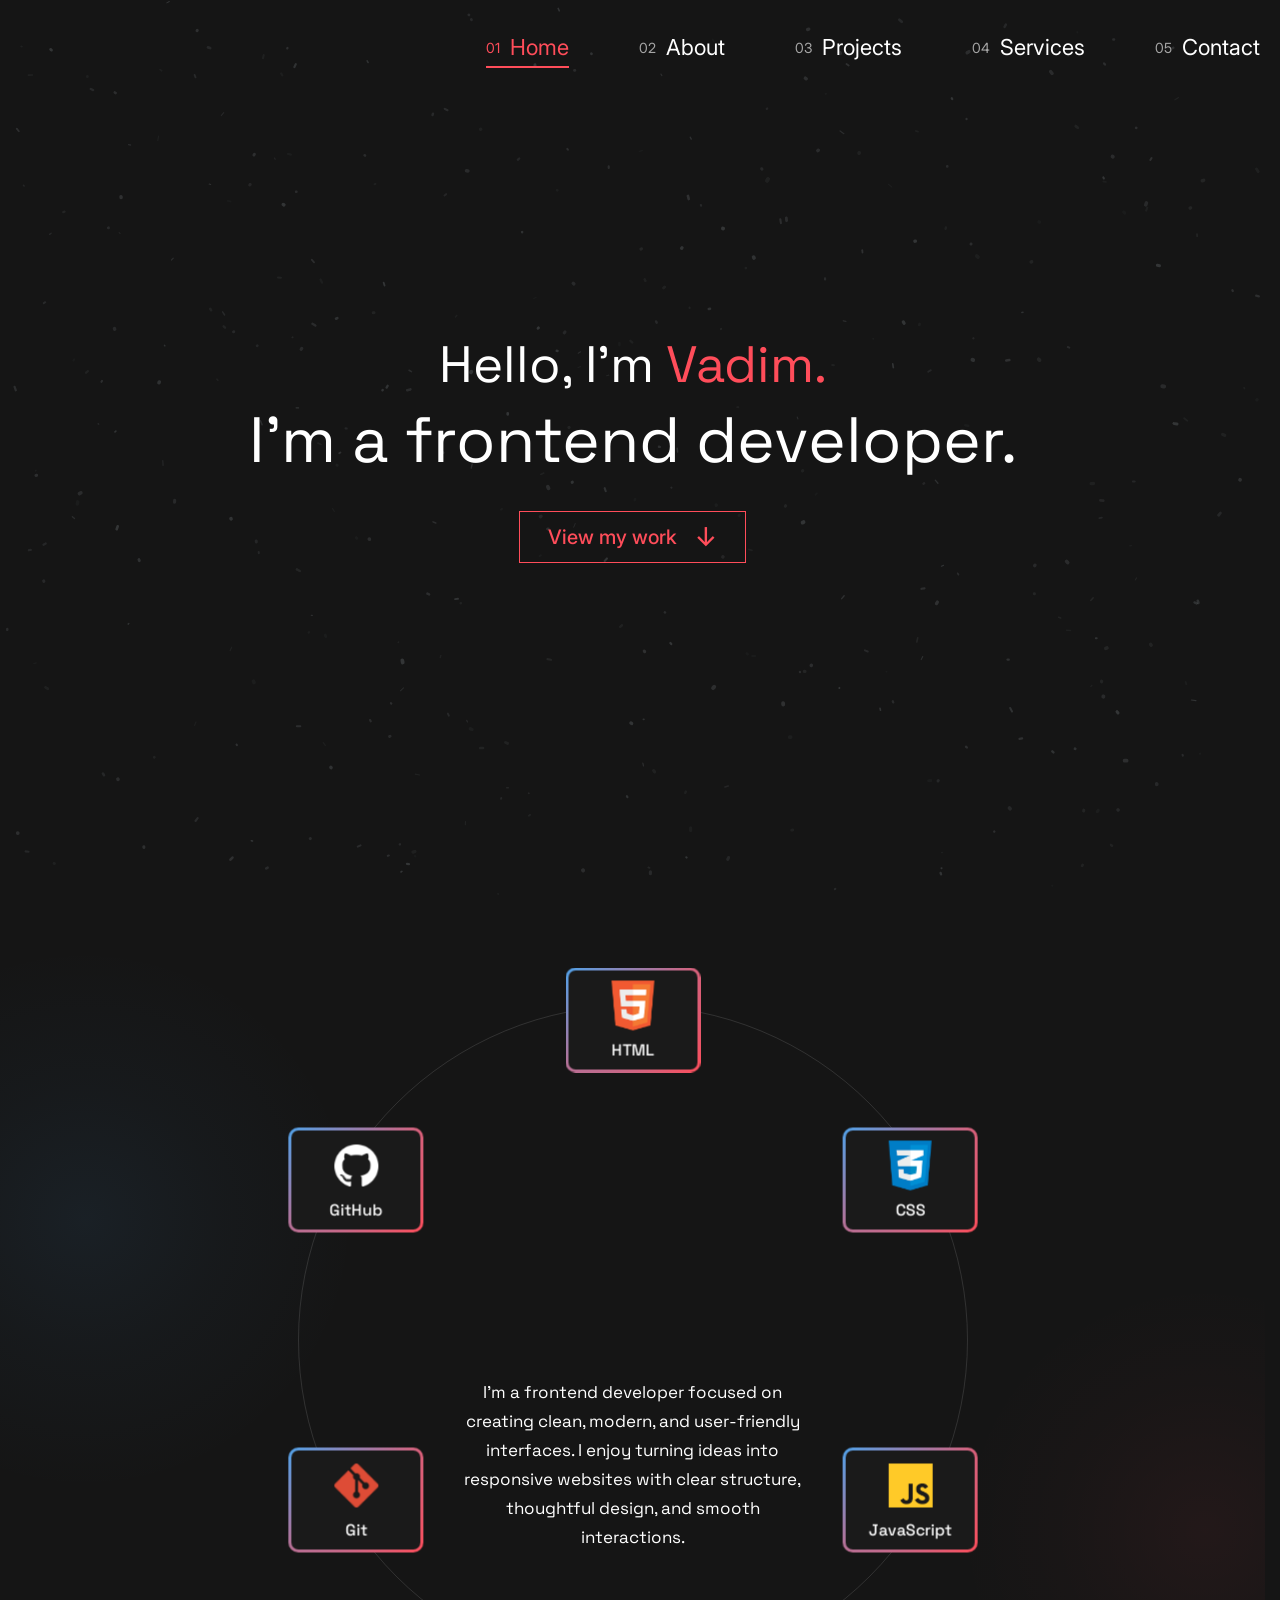
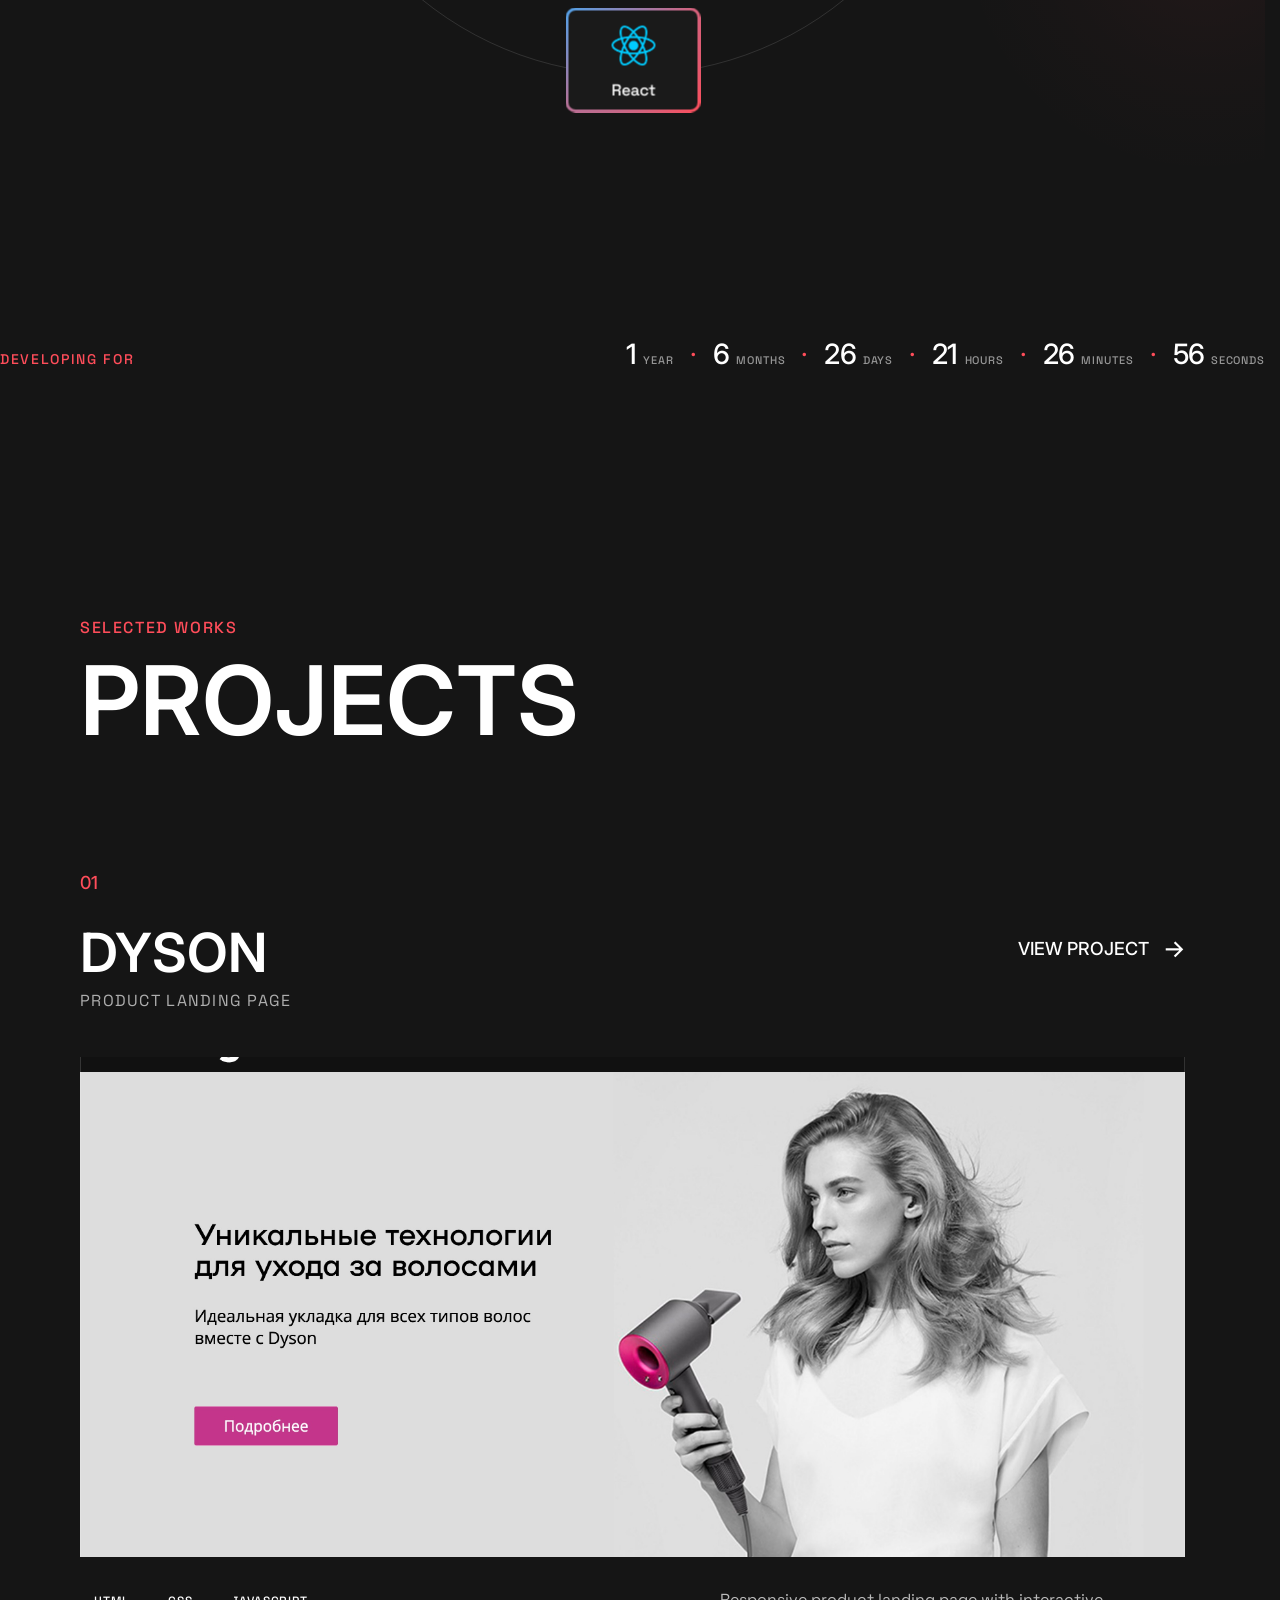
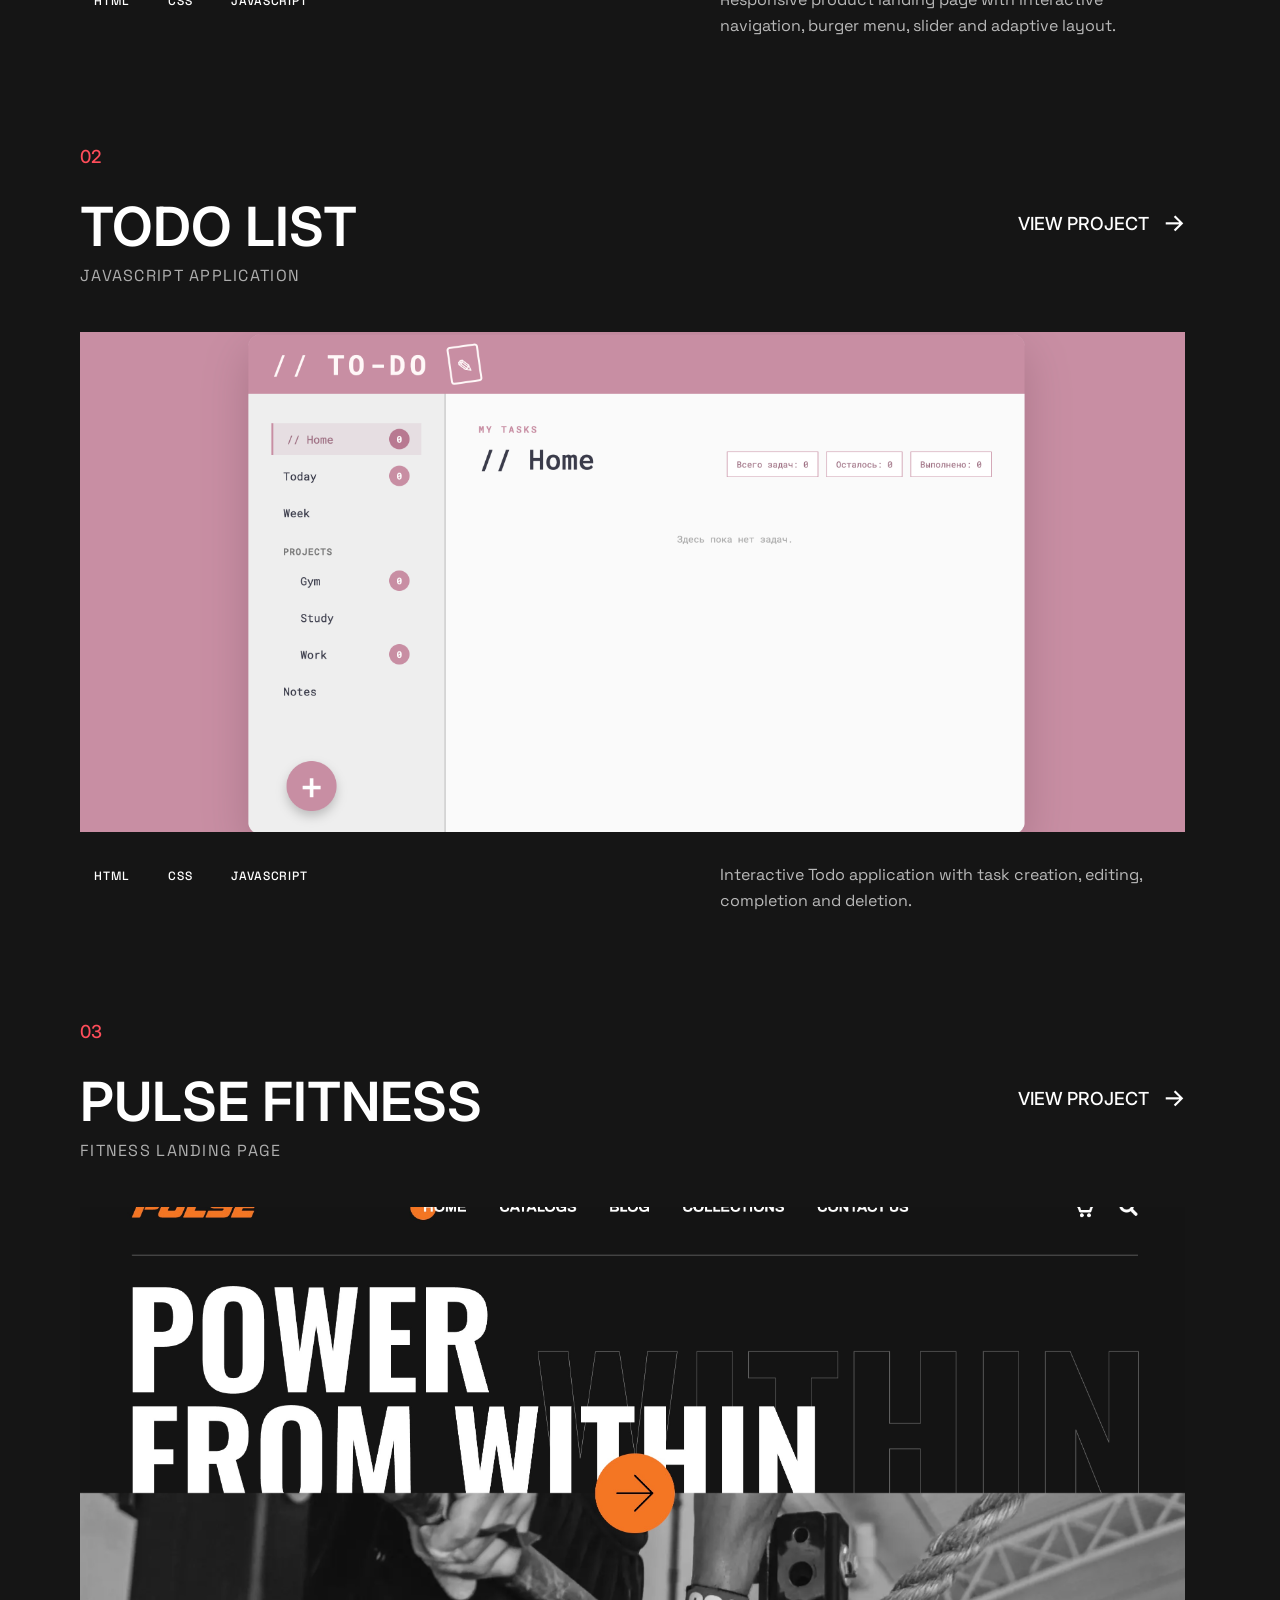
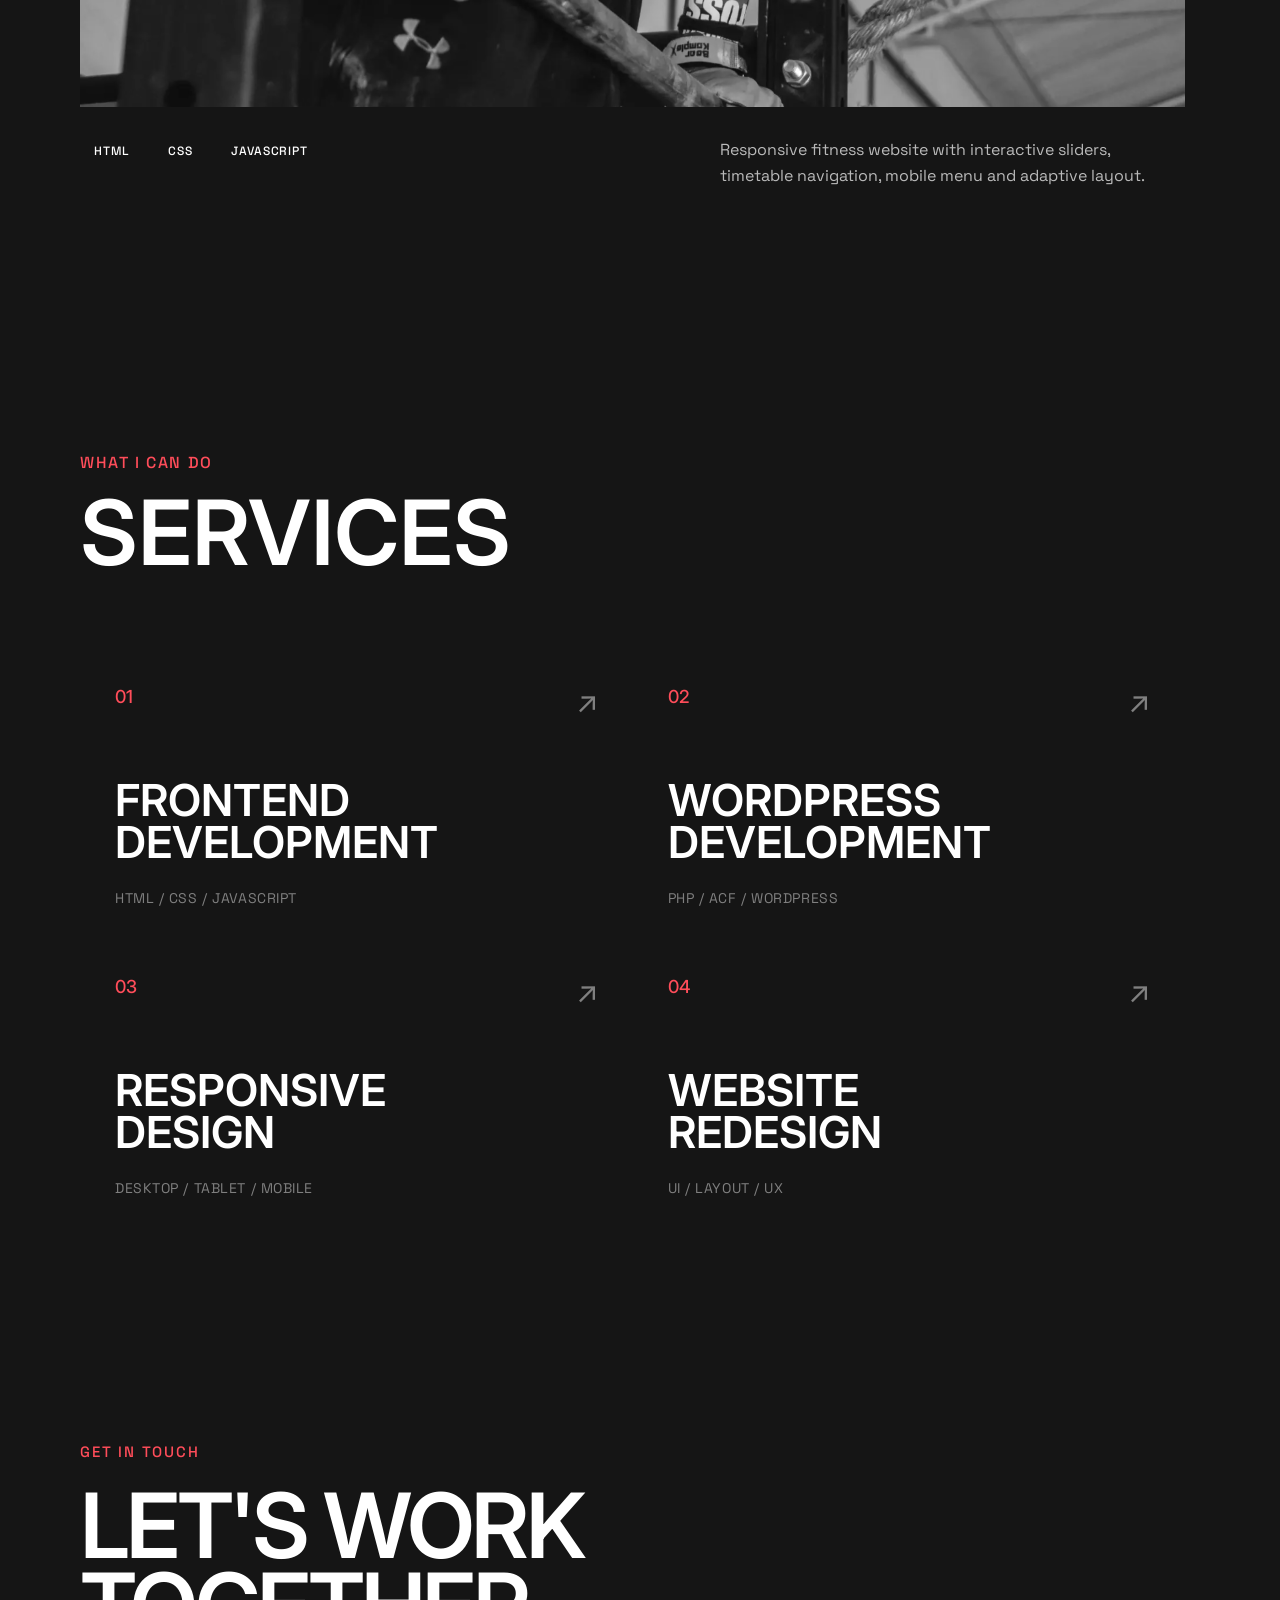
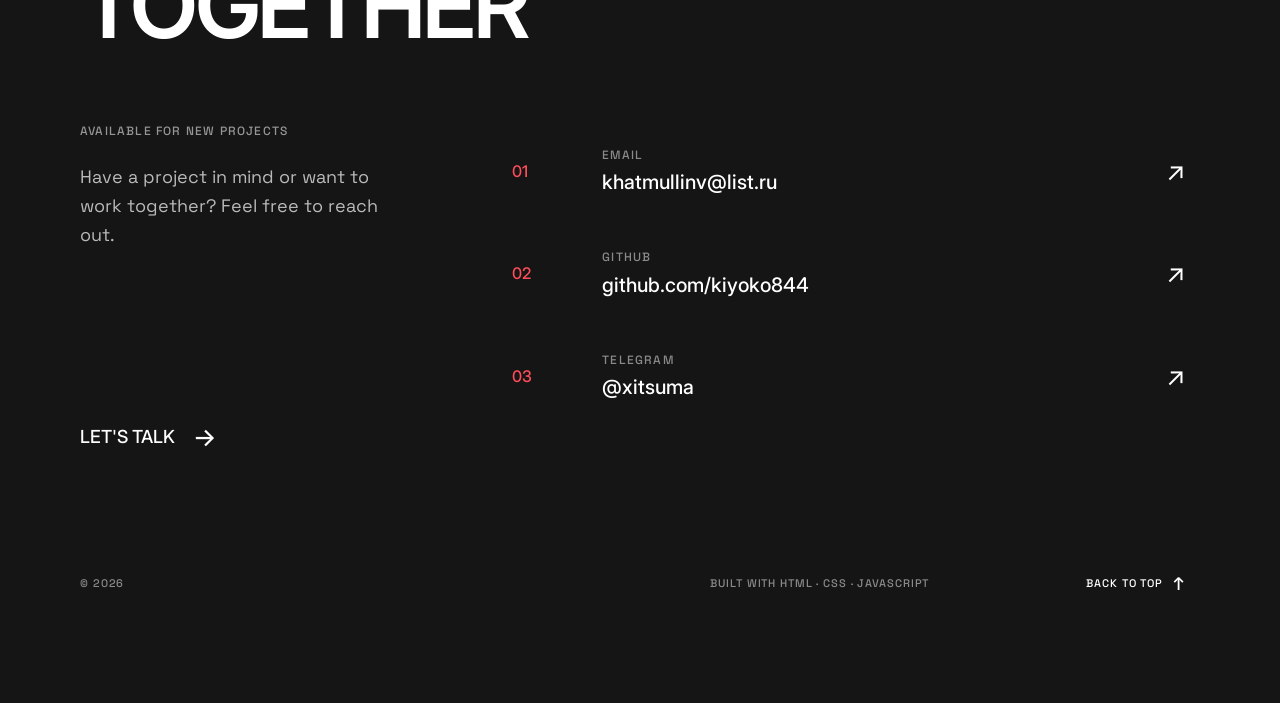
<file: index.html>
<!doctype html>
<html class="page" lang="en">
	<head>
		<meta charset="UTF-8" />
		<meta name="viewport" content="width=device-width, initial-scale=1.0" />
		<title>Vadim — Frontend Developer</title>
		<link rel="stylesheet" href="./css/index.css" />
		<link rel="shortcut icon" href="./icons/favicon.png" type="image/x-icon" />
		<script src="./js/header.js" defer></script>
		<script src="./js/hero.js" defer></script>
		<script src="./js/about.js" defer></script>
		<script src="./js/development-time.js" defer></script>
	</head>
	<body class="page__body">
		<header class="menu">
			<div class="menu__container container">
				<nav class="menu__nav">
					<a class="menu__link" href="#home">
						<span class="menu__number">01</span>
						<span class="menu__text">Home</span>
					</a>

					<a class="menu__link" href="#about">
						<span class="menu__number">02</span>
						<span class="menu__text">About</span>
					</a>

					<a class="menu__link" href="#projects">
						<span class="menu__number">03</span>
						<span class="menu__text">Projects</span>
					</a>

					<a class="menu__link" href="#services">
						<span class="menu__number">04</span>
						<span class="menu__text">Services</span>
					</a>

					<a class="menu__link" href="#contacts">
						<span class="menu__number">05</span>
						<span class="menu__text">Contact</span>
					</a>
				</nav>
			</div>

			<div class="menu__progress"></div>
		</header>
		<main>
			<section class="hero" id="home">
				<canvas class="hero__canvas" aria-hidden="true"></canvas>

				<div class="hero__container container">
					<div class="hero__content">
						<p class="hero__greeting">
							Hello, I'm <span class="hero__name">Vadim.</span>
						</p>
						<h1 class="hero__title">I'm a frontend developer.</h1>
						<a class="hero__link" href="#projects">
							View my work
							<span aria-hidden="true">↓</span>
						</a>
					</div>
				</div>
			</section>
			<section class="about" id="about">
				<div class="about__container container">
					<div class="about__content">
						<div class="about__orbit">
							<div class="about__circle"></div>

							<ul class="skills">
								<li class="skills__item skills__item--html">
									<img
										class="skills__icon"
										src="./images/html.png"
										width="48"
										height="55"
										alt="HTML"
									/>
									<span class="skills__name">HTML</span>
								</li>

								<li class="skills__item skills__item--css">
									<img
										class="skills__icon"
										src="./images/css.png"
										width="48"
										height="55"
										alt="CSS"
									/>
									<span class="skills__name">CSS</span>
								</li>

								<li class="skills__item skills__item--javascript">
									<img
										class="skills__icon"
										src="./images/js.png"
										width="48"
										height="55"
										alt="JavaScript"
									/>
									<span class="skills__name">JavaScript</span>
								</li>

								<li class="skills__item skills__item--git">
									<img
										class="skills__icon"
										src="./images/git.png"
										width="48"
										height="55"
										alt="Git"
									/>
									<span class="skills__name">Git</span>
								</li>

								<li class="skills__item skills__item--react">
									<img
										class="skills__icon"
										src="./images/react.png"
										width="48"
										height="55"
										alt="React"
									/>
									<span class="skills__name">React</span>
								</li>

								<li class="skills__item skills__item--github">
									<img
										class="skills__icon"
										src="./images/github.png"
										width="48"
										height="55"
										alt="GitHub"
									/>
									<span class="skills__name">GitHub</span>
								</li>
							</ul>

							<div class="profile">
								<svg class="profile__picture" width="240" height="240">
									<use href="./icons/profile.svg"></use>
								</svg>

								<p class="profile__blurb">
									I’m a frontend developer focused on creating clean, modern,
									and user-friendly interfaces. I enjoy turning ideas into
									responsive websites with clear structure, thoughtful design,
									and smooth interactions.
								</p>
							</div>
						</div>
					</div>
				</div>
			</section>
			<div class="development-time">
				<div class="development-time__line">
					<span class="development-time__label">DEVELOPING FOR</span>

					<div class="development-time__timer">
						<div class="development-time__item">
							<span class="development-time__value" id="years">1</span>
							<span class="development-time__unit">YEAR</span>
						</div>

						<span class="development-time__separator">·</span>

						<div class="development-time__item">
							<span class="development-time__value" id="months">3</span>
							<span class="development-time__unit">MONTHS</span>
						</div>

						<span class="development-time__separator">·</span>

						<div class="development-time__item">
							<span class="development-time__value" id="days">27</span>
							<span class="development-time__unit">DAYS</span>
						</div>

						<span class="development-time__separator">·</span>

						<div class="development-time__item">
							<span class="development-time__value" id="hours">08</span>
							<span class="development-time__unit">HOURS</span>
						</div>

						<span class="development-time__separator">·</span>

						<div class="development-time__item">
							<span class="development-time__value" id="minutes">34</span>
							<span class="development-time__unit">MINUTES</span>
						</div>

						<span class="development-time__separator">·</span>

						<div class="development-time__item">
							<span class="development-time__value" id="seconds">21</span>
							<span class="development-time__unit">SECONDS</span>
						</div>
					</div>
				</div>
			</div>
			<section class="projects" id="projects">
				<div class="container projects__container">
					<div class="projects__header">
						<span class="projects__label">SELECTED WORKS</span>
						<h2 class="projects__title">PROJECTS</h2>
					</div>

					<div class="projects__list">
						<article class="projects__item">
							<div class="projects__number">01</div>

							<div class="projects__content">
								<div class="projects__info">
									<h3 class="projects__name">DYSON</h3>
									<p class="projects__type">PRODUCT LANDING PAGE</p>
								</div>

								<a
									class="projects__link"
									href="./Projects/Dyson.project/index.html"
									target="_blank"
									rel="noopener noreferrer"
								>
									VIEW PROJECT
									<span aria-hidden="true">→</span>
								</a>
							</div>

							<a
								class="projects__preview"
								href="./Projects/Dyson.project/index.html"
								target="_blank"
								rel="noopener noreferrer"
								aria-label="Открыть проект Dyson"
							>
								<img
									class="projects__image"
									src="./images/projects/dyson.png"
									alt="Превью проекта Dyson"
									loading="lazy"
								/>
							</a>

							<div class="projects__details">
								<ul class="projects__technologies">
									<li class="projects__technology">HTML</li>
									<li class="projects__technology">CSS</li>
									<li class="projects__technology">JAVASCRIPT</li>
								</ul>

								<p class="projects__description">
									Responsive product landing page with interactive navigation,
									burger menu, slider and adaptive layout.
								</p>
							</div>
						</article>

						<article class="projects__item">
							<div class="projects__number">02</div>

							<div class="projects__content">
								<div class="projects__info">
									<h3 class="projects__name">TODO LIST</h3>
									<p class="projects__type">JAVASCRIPT APPLICATION</p>
								</div>

								<a
									class="projects__link"
									href="./Projects/Todo.project/index.html"
									target="_blank"
									rel="noopener noreferrer"
								>
									VIEW PROJECT
									<span aria-hidden="true">→</span>
								</a>
							</div>

							<a
								class="projects__preview"
								href="./Projects/Todo.project/index.html"
								target="_blank"
								rel="noopener noreferrer"
								aria-label="Открыть проект Todo List"
							>
								<img
									class="projects__image"
									src="./images/projects/todo-list.png"
									alt="Превью проекта Todo List"
									loading="lazy"
								/>
							</a>

							<div class="projects__details">
								<ul class="projects__technologies">
									<li class="projects__technology">HTML</li>
									<li class="projects__technology">CSS</li>
									<li class="projects__technology">JAVASCRIPT</li>
								</ul>

								<p class="projects__description">
									Interactive Todo application with task creation, editing,
									completion and deletion.
								</p>
							</div>
						</article>

						<article class="projects__item">
							<div class="projects__number">03</div>

							<div class="projects__content">
								<div class="projects__info">
									<h3 class="projects__name">PULSE FITNESS</h3>
									<p class="projects__type">FITNESS LANDING PAGE</p>
								</div>

								<a
									class="projects__link"
									href="./Projects/Pulse.project/index.html"
									target="_blank"
									rel="noopener noreferrer"
								>
									VIEW PROJECT
									<span aria-hidden="true">→</span>
								</a>
							</div>

							<a
								class="projects__preview"
								href="./Projects/Pulse.project/index.html"
								target="_blank"
								rel="noopener noreferrer"
								aria-label="Открыть проект Pulse Fitness"
							>
								<img
									class="projects__image"
									src="./images/projects/pulse.png"
									alt="Превью проекта Pulse Fitness"
									loading="lazy"
								/>
							</a>

							<div class="projects__details">
								<ul class="projects__technologies">
									<li class="projects__technology">HTML</li>
									<li class="projects__technology">CSS</li>
									<li class="projects__technology">JAVASCRIPT</li>
								</ul>

								<p class="projects__description">
									Responsive fitness website with interactive sliders, timetable
									navigation, mobile menu and adaptive layout.
								</p>
							</div>
						</article>

						<!-- <article class="projects__item projects__item--coming-soon">
							<div class="projects__number">04</div>

							<div class="projects__content">
								<div class="projects__info">
									<h3 class="projects__name">COMING SOON</h3>
									<p class="projects__type">NEXT PROJECT</p>
								</div>
							</div>

							<div class="projects__preview">
								<div class="projects__placeholder" aria-hidden="true">
									<span>04</span>
								</div>
							</div>
						</article> -->
					</div>
				</div>
			</section>
			<section class="services" id="services">
				<div class="container services__container">
					<div class="services__header">
						<span class="services__label">WHAT I CAN DO</span>

						<h2 class="services__title">SERVICES</h2>
					</div>

					<div class="services__grid">
						<article class="services__item">
							<span class="services__number">01</span>

							<div class="services__content">
								<h3 class="services__name">
									FRONTEND<br />
									DEVELOPMENT
								</h3>

								<p class="services__stack">HTML / CSS / JAVASCRIPT</p>
							</div>
						</article>

						<article class="services__item">
							<span class="services__number">02</span>

							<div class="services__content">
								<h3 class="services__name">
									WORDPRESS<br />
									DEVELOPMENT
								</h3>

								<p class="services__stack">PHP / ACF / WORDPRESS</p>
							</div>
						</article>

						<article class="services__item">
							<span class="services__number">03</span>

							<div class="services__content">
								<h3 class="services__name">
									RESPONSIVE<br />
									DESIGN
								</h3>

								<p class="services__stack">DESKTOP / TABLET / MOBILE</p>
							</div>
						</article>

						<article class="services__item">
							<span class="services__number">04</span>

							<div class="services__content">
								<h3 class="services__name">
									WEBSITE<br />
									REDESIGN
								</h3>

								<p class="services__stack">UI / LAYOUT / UX</p>
							</div>
						</article>
					</div>
				</div>
			</section>
			<div class="services-modal" id="servicesModal">
				<div class="services-modal__overlay"></div>
				<div class="services-modal__window">
					<button
						class="services-modal__close"
						type="button"
						aria-label="Close modal"
					>
						&times;
					</button>
					<span class="services-modal__number"></span>
					<h3 class="services-modal__title"></h3>
					<p class="services-modal__description"></p>
				</div>
			</div>
			<section class="contacts" id="contacts">
				<div class="container contacts__container">
					<div class="contacts__header">
						<span class="contacts__label">GET IN TOUCH</span>
						<h2 class="contacts__title">LET'S WORK<br />TOGETHER</h2>
					</div>

					<div class="contacts__body">
						<div class="contacts__message">
							<div>
								<span class="contacts__status">AVAILABLE FOR NEW PROJECTS</span>

								<p class="contacts__text">
									Have a project in mind or want to work together? Feel free to
									reach out.
								</p>
							</div>

							<a class="contacts__cta" href="mailto:khatmullinv@list.ru">
								LET'S TALK
								<span aria-hidden="true">→</span>
							</a>
						</div>

						<div class="contacts__links">
							<a class="contacts__link" href="mailto:khatmullinv@list.ru">
								<span class="contacts__number">01</span>

								<span class="contacts__info">
									<span class="contacts__type">EMAIL</span>
									<span class="contacts__value">khatmullinv@list.ru</span>
								</span>

								<span class="contacts__arrow" aria-hidden="true">↗</span>
							</a>

							<a
								class="contacts__link"
								href="https://github.com/kiyoko844"
								target="_blank"
								rel="noopener noreferrer"
							>
								<span class="contacts__number">02</span>

								<span class="contacts__info">
									<span class="contacts__type">GITHUB</span>
									<span class="contacts__value">github.com/kiyoko844</span>
								</span>

								<span class="contacts__arrow" aria-hidden="true">↗</span>
							</a>

							<a
								class="contacts__link"
								href="https://t.me/xitsuma"
								target="_blank"
								rel="noopener noreferrer"
							>
								<span class="contacts__number">03</span>

								<span class="contacts__info">
									<span class="contacts__type">TELEGRAM</span>
									<span class="contacts__value">@xitsuma</span>
								</span>

								<span class="contacts__arrow" aria-hidden="true">↗</span>
							</a>
						</div>
					</div>

					<footer class="contacts__footer">
						<span class="contacts__copyright">© 2026</span>

						<span class="contacts__built">
							BUILT WITH HTML · CSS · JAVASCRIPT
						</span>

						<a class="contacts__top" href="#home">
							BACK TO TOP
							<span aria-hidden="true">↑</span>
						</a>
					</footer>
				</div>
			</section>
		</main>
		<script src="./js/services.js" defer></script>
	</body>
</html>
</file>
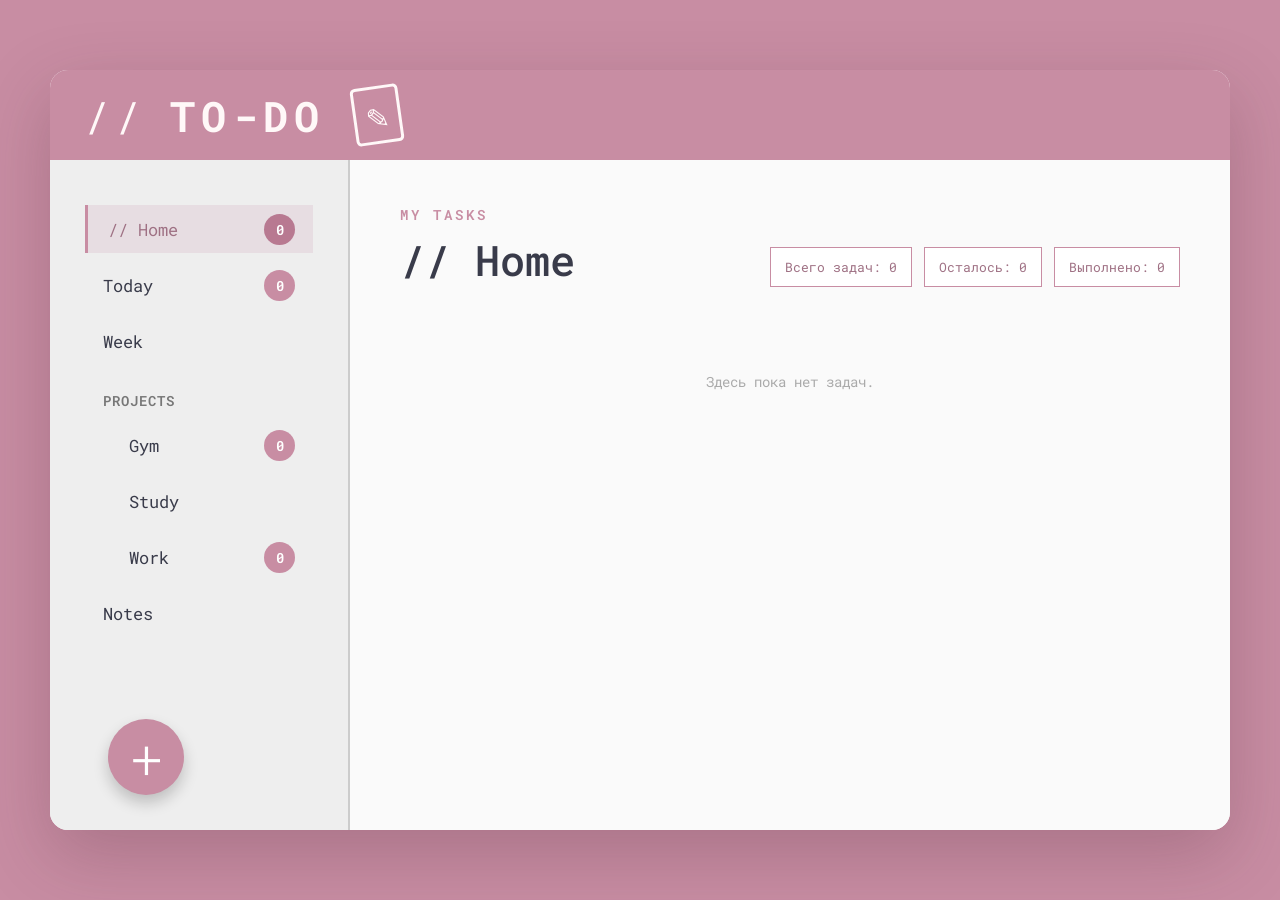
<file: Projects/Todo.project/index.html>
<!doctype html>
<html lang="ru">
	<head>
		<meta charset="UTF-8" />
		<meta name="viewport" content="width=device-width, initial-scale=1.0" />

		<title>// TO-DO</title>
		<link
			rel="shortcut icon"
			href="./icons/favicon-icon.png"
			type="image/x-icon"
		/>
		<link rel="stylesheet" href="./style.css" />
	</head>

	<body>
		<div class="todo">
			<header class="todo__header">
				<div class="todo__logo">
					<span>//</span>
					TO-DO
				</div>

				<div class="todo__logo-icon">✎</div>
			</header>

			<div class="todo__layout">
				<aside class="todo__sidebar">
					<nav class="todo__nav">
						<a
							href="#"
							class="todo__nav-link todo__nav-link--active"
							data-category="home"
						>
							<span>// Home</span>
							<span class="todo__badge">0</span>
						</a>

						<a href="#" class="todo__nav-link" data-category="today">
							<span>Today</span>
							<span class="todo__badge">0</span>
						</a>

						<a href="#" class="todo__nav-link" data-category="week">
							<span>Week</span>
						</a>

						<div class="todo__nav-title">Projects</div>

						<a
							href="#"
							class="todo__nav-link todo__nav-link--sub"
							data-category="gym"
						>
							<span>Gym</span>
							<span class="todo__badge">0</span>
						</a>

						<a
							href="#"
							class="todo__nav-link todo__nav-link--sub"
							data-category="study"
						>
							<span>Study</span>
						</a>

						<a
							href="#"
							class="todo__nav-link todo__nav-link--sub"
							data-category="work"
						>
							<span>Work</span>
							<span class="todo__badge">0</span>
						</a>

						<a href="#" class="todo__nav-link" data-category="notes">
							<span>Notes</span>
						</a>
					</nav>

					<button class="todo__add-project" type="button" aria-label="Добавить">
						+
					</button>
				</aside>

				<main class="todo__main">
					<div class="todo__top">
						<div>
							<p class="todo__subtitle">MY TASKS</p>

							<h1 class="todo__title">// Home</h1>
						</div>

						<div class="todo__stats">
							<span class="todo__count">Всего задач: 0</span>

							<span class="todo__remaining">Осталось: 0</span>

							<span class="todo__completed">Выполнено: 0</span>
						</div>
					</div>

					<ul class="todo__list"></ul>
				</main>
			</div>
		</div>

		<div class="modal" hidden>
			<div class="modal__content">
				<div class="modal__header">
					<div>
						<p class="modal__subtitle">TODO</p>

						<h2 class="modal__title">Новая задача</h2>
					</div>

					<button class="modal__close" type="button" aria-label="Закрыть">
						<svg viewBox="0 0 24 24" width="22" height="22" aria-hidden="true">
							<path
								d="M6 6L18 18M18 6L6 18"
								fill="none"
								stroke="currentColor"
								stroke-width="2"
								stroke-linecap="round"
							/>
						</svg>
					</button>
				</div>

				<div class="modal__field">
					<label class="modal__label" for="modal-input"> Название </label>

					<input
						class="modal__input"
						id="modal-input"
						type="text"
						placeholder="Что нужно сделать?"
						autocomplete="off"
					/>
				</div>

				<div class="modal__field">
					<label class="modal__label" for="modal-category"> Проект </label>

					<div class="modal__select-wrap">
						<select class="modal__select" id="modal-category">
							<option value="home">Home</option>
							<option value="today">Today</option>
							<option value="week">Week</option>
							<option value="gym">Gym</option>
							<option value="study">Study</option>
							<option value="work">Work</option>
							<option value="notes">Notes</option>
						</select>
					</div>
				</div>

				<div class="modal__row">
					<div class="modal__field">
						<label class="modal__label" for="modal-date"> Дата </label>

						<input class="modal__input" id="modal-date" type="date" />
					</div>

					<div class="modal__field">
						<label class="modal__label" for="modal-time"> Время </label>

						<input class="modal__input" id="modal-time" type="time" />
					</div>
				</div>

				<div class="modal__field">
					<label class="modal__label"> Приоритет </label>

					<div class="priority">
						<label class="priority__item priority__item--low">
							<input type="radio" name="priority" value="low" />

							<span>Низкий</span>
						</label>

						<label class="priority__item priority__item--medium">
							<input type="radio" name="priority" value="medium" checked />

							<span>Средний</span>
						</label>

						<label class="priority__item priority__item--high">
							<input type="radio" name="priority" value="high" />

							<span>Высокий</span>
						</label>
					</div>
				</div>

				<div class="modal__actions">
					<button class="modal__cancel" type="button">Отмена</button>

					<button class="modal__save" type="button">Сохранить</button>
				</div>
			</div>
		</div>

		<script src="./js/index.js"></script>
	</body>
</html>
</file>
<file: Projects/Todo.project/style.css>
@import url("https://fonts.googleapis.com/css2?family=Roboto+Mono:wght@400;500;600;700&display=swap");

* {
	margin: 0;
	padding: 0;
	box-sizing: border-box;
}

html {
	font-size: 16px;
}

body {
	min-height: 100vh;
	display: flex;
	align-items: center;
	justify-content: center;
	padding: 30px;

	font-family: "Roboto Mono", monospace;
	background-color: rgb(200, 141, 163);
	color: #393b4a;
}

button,
input,
select {
	font: inherit;
}

button {
	cursor: pointer;
}

.todo {
	width: min(1180px, 100%);
	height: min(760px, calc(100vh - 60px));
	min-height: 620px;

	overflow: hidden;

	background-color: #fafafa;
	border-radius: 18px;
	box-shadow: 0 25px 70px rgb(80 40 55 / 25%);
}

.todo__header {
	height: 90px;

	display: flex;
	align-items: center;

	padding-inline: 34px;

	background-color: #c88da3;
	color: #fff8f8;
}

.todo__logo {
	display: flex;
	align-items: center;
	gap: 24px;

	font-size: 42px;
	font-weight: 700;
	letter-spacing: 6px;
}

.todo__logo span {
	font-weight: 400;
}

.todo__logo-icon {
	width: 48px;
	height: 58px;

	display: flex;
	align-items: center;
	justify-content: center;

	margin-left: 28px;

	border: 3px solid #fff8f8;
	border-radius: 5px;

	font-size: 35px;

	transform: rotate(-8deg);
}

.todo__layout {
	height: calc(100% - 90px);

	display: grid;
	grid-template-columns: 300px 1fr;
}

.todo__sidebar {
	position: relative;

	width: 300px;
	height: 100%;

	padding: 45px 35px 35px;

	background-color: #eeeeee;
	border-right: 2px solid #cccccc;
}

.todo__nav {
	display: flex;
	flex-direction: column;
	gap: 8px;
}

.todo__nav-link {
	position: relative;

	width: 100%;
	height: 48px;

	display: flex;
	align-items: center;
	justify-content: space-between;

	padding: 0 18px;

	overflow: hidden;

	background-color: transparent;
	color: #393b4a;

	font-size: 17px;

	transition:
		background-color 0.25s ease,
		color 0.25s ease,
		padding-left 0.25s ease,
		transform 0.25s ease;
	text-decoration: none;
}

.todo__nav-link::before {
	content: "";

	position: absolute;
	inset-block: 0;
	left: 0;

	width: 3px;

	background-color: #c88da3;

	transform: scaleY(0);
	transform-origin: center;

	transition: transform 0.25s ease;
}

.todo__nav-link:hover {
	padding-left: 23px;

	background-color: #e4d9de;
	color: #9f7184;

	transform: translateX(3px);
}

.todo__nav-link:hover::before,
.todo__nav-link--active::before {
	transform: scaleY(1);
}

.todo__nav-link--active {
	padding-left: 23px;

	background-color: #e7dde2;
	color: #9f7184;
}

.todo__nav-link--sub {
	padding-left: 44px;
	font-size: 17px;
}

.todo__nav-link--sub:hover,
.todo__nav-link--sub.todo__nav-link--active {
	padding-left: 49px;
}

.todo__badge {
	width: 31px;
	height: 31px;

	display: flex;
	align-items: center;
	justify-content: center;

	flex-shrink: 0;

	border-radius: 50%;

	background-color: #c88da3;
	color: #fff;

	font-size: 14px;
	font-weight: 600;

	transition:
		transform 0.25s ease,
		background-color 0.25s ease;
}

.todo__nav-link:hover .todo__badge,
.todo__nav-link--active .todo__badge {
	background-color: #b87991;
}

.todo__nav-link:hover .todo__badge {
	transform: scale(1.08);
}

.todo__nav-title {
	margin: 18px 0 3px;
	padding-inline: 18px;

	color: #777;

	font-size: 14px;
	font-weight: 600;
	letter-spacing: 1px;
	text-transform: uppercase;
}

.todo__add-project {
	position: absolute;
	left: 58px;
	bottom: 35px;

	width: 76px;
	height: 76px;

	display: flex;
	align-items: center;
	justify-content: center;

	border: 0;
	border-radius: 50%;

	background-color: #c88da3;
	color: #fff;

	font-size: 55px;
	font-weight: 300;
	line-height: 1;

	box-shadow: 0 8px 15px rgb(0 0 0 / 20%);

	transition:
		transform 0.2s ease,
		box-shadow 0.2s ease;
}

.todo__add-project:hover {
	transform: translateY(-3px);
	box-shadow: 0 11px 20px rgb(0 0 0 / 25%);
}

.todo__add-project:active {
	transform: translateY(0);
}

.todo__main {
	min-width: 0;

	padding: 45px 50px;

	overflow-y: auto;

	background-color: #fafafa;
}

.todo__top {
	display: flex;
	align-items: flex-end;
	justify-content: space-between;

	margin-bottom: 35px;
}

.todo__subtitle {
	margin-bottom: 8px;

	color: #c88da3;

	font-size: 14px;
	font-weight: 600;
	letter-spacing: 3px;
}

.todo__title {
	color: #393b4a;

	font-size: 42px;
	font-weight: 500;
}

.todo__stats {
	display: flex;
	align-items: center;
	flex-wrap: wrap;
	gap: 12px;
}

.todo__stats span {
	padding: 10px 14px;

	border: 1px solid #c88da3;

	background-color: #fff;
	color: #9f7184;

	font-size: 13px;
}

.todo__list {
	display: flex;
	flex-direction: column;
	gap: 14px;

	list-style: none;
}

.todo__item {
	position: relative;

	min-height: 61px;

	display: flex;
	align-items: center;

	padding: 10px 12px 10px 62px;

	background-color: #eeeeee;
	border-left: 4px solid #e0a62b;

	color: #393b4a;

	font-size: 16px;

	transition:
		background-color 0.2s ease,
		border-color 0.2s ease;
}

.todo__item:hover {
	background-color: #e8e8e8;
}

.todo__item--priority-low {
	border-left-color: #45a86b;
}

.todo__item--priority-medium {
	border-left-color: #e0a62b;
}

.todo__item--priority-high {
	border-left-color: #d85c5c;
}

.todo__item-check {
	position: absolute;
	left: 17px;

	width: 20px;
	height: 20px;

	padding: 0;

	border: 2px solid #45aaa2;

	background-color: transparent;

	transition:
		background-color 0.2s ease,
		border-color 0.2s ease;
}

.todo__item-check:hover {
	border-color: #348f89;
}

.todo__item.completed .todo__item-check {
	background-color: #45aaa2;
	border-color: #45aaa2;
}

.todo__item.completed .todo__item-check::after {
	content: "✓";

	width: 100%;
	height: 100%;

	display: flex;
	align-items: center;
	justify-content: center;

	color: #fff;

	font-size: 13px;
	font-weight: 700;
}

.todo__item.completed {
	color: #999;
}

.todo__item.completed .todo__item-text {
	text-decoration: line-through;
}

.todo__item-body {
	min-width: 0;
	flex: 1;
}

.todo__item-text {
	display: block;

	font-size: 16px;
	word-break: break-word;
}

.todo__item-meta {
	display: flex;
	align-items: center;
	flex-wrap: wrap;
	gap: 10px;

	margin-top: 5px;

	color: #999;
	font-size: 14px;
}

.todo__item-date {
	color: #8f8f8f;
}

.todo__priority {
	font-size: 10px;
	font-weight: 600;
}

.todo__priority--low {
	color: #45a86b;
	font-size: 12px;
}

.todo__priority--medium {
	color: #d18b19;
}

.todo__priority--high {
	color: #c15e80;
}

.todo__item-actions {
	display: flex;
	align-items: center;
	gap: 4px;

	margin-left: 12px;
}

.todo__item-action {
	width: 36px;
	height: 36px;

	display: flex;
	align-items: center;
	justify-content: center;

	padding: 0;

	border: 0;

	background-color: transparent;
	color: #9f7184;

	transition:
		color 0.2s ease,
		background-color 0.2s ease,
		transform 0.2s ease;
}

.todo__item-action svg {
	width: 19px;
	height: 19px;
}

.todo__item-action:hover {
	background-color: #e2d3d9;
	color: #c15e80;

	transform: translateY(-1px);
}

.todo__item-action--delete:hover {
	color: #c05252;
}

.todo__item--note {
	padding-left: 22px;

	background-color: #edf2f1;
	border-left-color: #527c78;
}

.todo__item--note:hover {
	background-color: #e5eceb;
}

.todo__item--note .todo__item-text {
	line-height: 1.7;
}

.todo__item--note .todo__item-meta,
.todo__item--note .todo__item-date {
	color: #527c78;
}

.todo__empty {
	padding: 50px 20px;

	text-align: center;

	color: #aaa;
	font-size: 14px;
}

.modal {
	position: fixed;
	inset: 0;
	z-index: 100;

	display: flex;
	align-items: center;
	justify-content: center;

	padding: 20px;

	background-color: rgb(40 40 40 / 55%);
	backdrop-filter: blur(4px);

	animation: modalOverlay 0.2s ease;
}

.modal[hidden] {
	display: none;
}

.modal__content {
	width: min(560px, 100%);
	max-height: calc(100vh - 40px);

	overflow-y: auto;

	padding: 32px;

	background-color: #fafafa;

	box-shadow: 0 20px 60px rgb(0 0 0 / 25%);

	animation: modalOpen 0.2s ease;
}

.modal__header {
	display: flex;
	align-items: flex-start;
	justify-content: space-between;
	gap: 20px;

	margin-bottom: 28px;
}

.modal__subtitle {
	margin-bottom: 7px;

	color: #c88da3;

	font-size: 11px;
	font-weight: 600;
	letter-spacing: 2px;
}

.modal__title {
	color: #393b4a;

	font-size: 25px;
	font-weight: 500;
}

.modal__close {
	width: 38px;
	height: 38px;

	display: flex;
	align-items: center;
	justify-content: center;

	padding: 0;

	border: 0;

	background-color: transparent;
	color: #888;

	transition:
		background-color 0.2s ease,
		color 0.2s ease;
}

.modal__close:hover {
	background-color: #eeeeee;
	color: #393b4a;
}

.modal__input,
.modal__select,
#modal-date,
#modal-time {
	width: 100%;
	height: 50px;

	padding-inline: 14px;

	border: 2px solid #d7d7d7;
	outline: none;

	background-color: #fff;
	color: #393b4a;

	font-size: 14px;

	transition:
		border-color 0.2s ease,
		box-shadow 0.2s ease;
}

.modal__input:focus,
.modal__select:focus,
#modal-date:focus,
#modal-time:focus {
	border-color: #c88da3;
	box-shadow: 0 0 0 3px rgb(200 141 163 / 10%);
}

.modal__input {
	margin-bottom: 12px;
}

.modal__select {
	margin-bottom: 12px;

	appearance: none;

	padding-right: 42px;

	cursor: pointer;

	background-image:
		linear-gradient(45deg, transparent 50%, #9f7184 50%),
		linear-gradient(135deg, #9f7184 50%, transparent 50%);

	background-position:
		calc(100% - 19px) 21px,
		calc(100% - 13px) 21px;

	background-size:
		6px 6px,
		6px 6px;

	background-repeat: no-repeat;
}

#modal-date {
	margin-bottom: 12px;
}

.modal__row {
	display: grid;
	grid-template-columns: 1fr 1fr;
	gap: 14px;
}

.priority {
	display: grid;
	grid-template-columns: repeat(3, 1fr);
	gap: 8px;

	margin-top: 18px;
}

.priority label {
	position: relative;

	min-height: 46px;

	display: flex;
	align-items: center;
	justify-content: center;
	gap: 15px;

	border: 2px solid #dedede;

	background-color: #fff;
	color: #777;

	font-size: 12px;

	cursor: pointer;

	transition:
		border-color 0.2s ease,
		background-color 0.2s ease,
		color 0.2s ease;
}

.priority label {
	transition:
		background-color 0.25s ease,
		color 0.25s ease,
		border-color 0.25s ease;
}

.priority label:has(input[value="low"]):hover {
	background-color: #dff3e4;
	color: #3f8f55;
	border-color: #3f8f55;
}

.priority label:has(input[value="medium"]):hover {
	background-color: #fff3c4;
	color: #b08a00;
	border-color: #b08a00;
}

.priority label:has(input[value="high"]):hover {
	background-color: #f8d7da;
	color: #c94a4a;
	border-color: #c94a4a;
}

.priority label:hover {
	border-color: #c88da3;
	background-color: green;
}

.priority input {
	accent-color: #c88da3;
}

.modal__actions {
	display: flex;
	justify-content: flex-end;
	gap: 10px;

	margin-top: 28px;
	padding-top: 22px;

	border-top: 1px solid #e2e2e2;
}

.modal__cancel,
.modal__save {
	height: 46px;

	padding-inline: 22px;

	border: 0;

	font-size: 13px;
	font-weight: 600;

	transition:
		background-color 0.2s ease,
		transform 0.2s ease;
}

.modal__cancel {
	background-color: #ddd;
	color: #555;
}

.modal__cancel:hover {
	background-color: #ccc;
}

.modal__save {
	background-color: #c88da3;
	color: #fff;
}

.modal__save:hover {
	background-color: #b87991;
}

.modal__save:active,
.modal__cancel:active {
	transform: translateY(1px);
}

@keyframes modalOverlay {
	from {
		opacity: 0;
	}

	to {
		opacity: 1;
	}
}

@keyframes modalOpen {
	from {
		opacity: 0;
		transform: translateY(10px) scale(0.98);
	}

	to {
		opacity: 1;
		transform: translateY(0) scale(1);
	}
}

.todo__main::-webkit-scrollbar,
.modal__content::-webkit-scrollbar {
	width: 6px;
}

.todo__main::-webkit-scrollbar-track,
.modal__content::-webkit-scrollbar-track {
	background: transparent;
}

.todo__main::-webkit-scrollbar-thumb,
.modal__content::-webkit-scrollbar-thumb {
	border-radius: 10px;
	background-color: #ccc;
}

@media (max-width: 1100px) {
	.todo {
		width: min(1050px, 100%);
	}

	.todo__layout {
		grid-template-columns: 270px 1fr;
	}

	.todo__sidebar {
		padding-inline: 25px;
	}

	.todo__nav-link--sub {
		padding-left: 34px;
		font-size: 19px;
	}

	.todo__main {
		padding-inline: 35px;
	}
}

@media (max-width: 850px) {
	body {
		padding: 20px;
	}

	.todo {
		height: calc(100vh - 40px);
		min-height: 600px;
	}

	.todo__layout {
		grid-template-columns: 230px 1fr;
	}

	.todo__header {
		padding-inline: 25px;
	}

	.todo__logo {
		font-size: 32px;
	}

	.todo__logo-icon {
		margin-left: 15px;
	}

	.todo__main {
		padding: 30px 25px;
	}

	.todo__top {
		align-items: flex-start;
		flex-direction: column;
		gap: 20px;
	}
}

@media (max-width: 700px) {
	body {
		padding: 0;
	}

	.todo {
		width: 100%;
		height: 100vh;
		min-height: 100vh;

		border-radius: 0;
	}

	.todo__header {
		height: 70px;
		padding-inline: 20px;
	}

	.todo__logo {
		font-size: 27px;
		letter-spacing: 3px;
	}

	.todo__logo-icon {
		display: none;
	}

	.todo__layout {
		height: calc(100% - 70px);
		display: block;
	}

	.todo__sidebar {
		display: none;
	}

	.todo__main {
		padding: 30px 20px;
	}

	.todo__title {
		font-size: 32px;
	}

	.todo__stats {
		width: 100%;
	}

	.todo__stats span {
		flex: 1;
		text-align: center;
	}

	.todo__item {
		align-items: flex-start;
	}

	.todo__item-actions {
		margin-left: auto;
	}

	.modal {
		padding: 10px;
	}

	.modal__content {
		padding: 25px 20px;
	}

	.modal__row {
		grid-template-columns: 1fr;
		gap: 0;
	}

	.priority {
		grid-template-columns: 1fr;
	}
}

@media (max-width: 430px) {
	.todo__main {
		padding-inline: 15px;
	}

	.todo__title {
		font-size: 28px;
	}

	.todo__item {
		padding: 10px 10px 10px 52px;
	}

	.todo__item-text {
		font-size: 14px;
	}

	.todo__item-meta {
		font-size: 12px;
	}

	.todo__item-actions {
		width: 100%;

		justify-content: flex-end;

		margin-top: 5px;
	}

	.modal__title {
		font-size: 21px;
	}
}
</file>
<file: css/index.css>
/* vars.css */
@import url(./base/fonts.css);
@import url(./base/globals.css);
@import url(./base/normalize.css);
@import url(./base/vars.css);

/* blocks.css */
@import url(./blocks/hero.css);
@import url(./blocks/header.css);
@import url(./blocks/about.css);
@import url(./blocks/development-time.css);
@import url(./blocks/project.css);
@import url(./blocks/services.css);
@import url(./blocks/contact.css);
</file>
